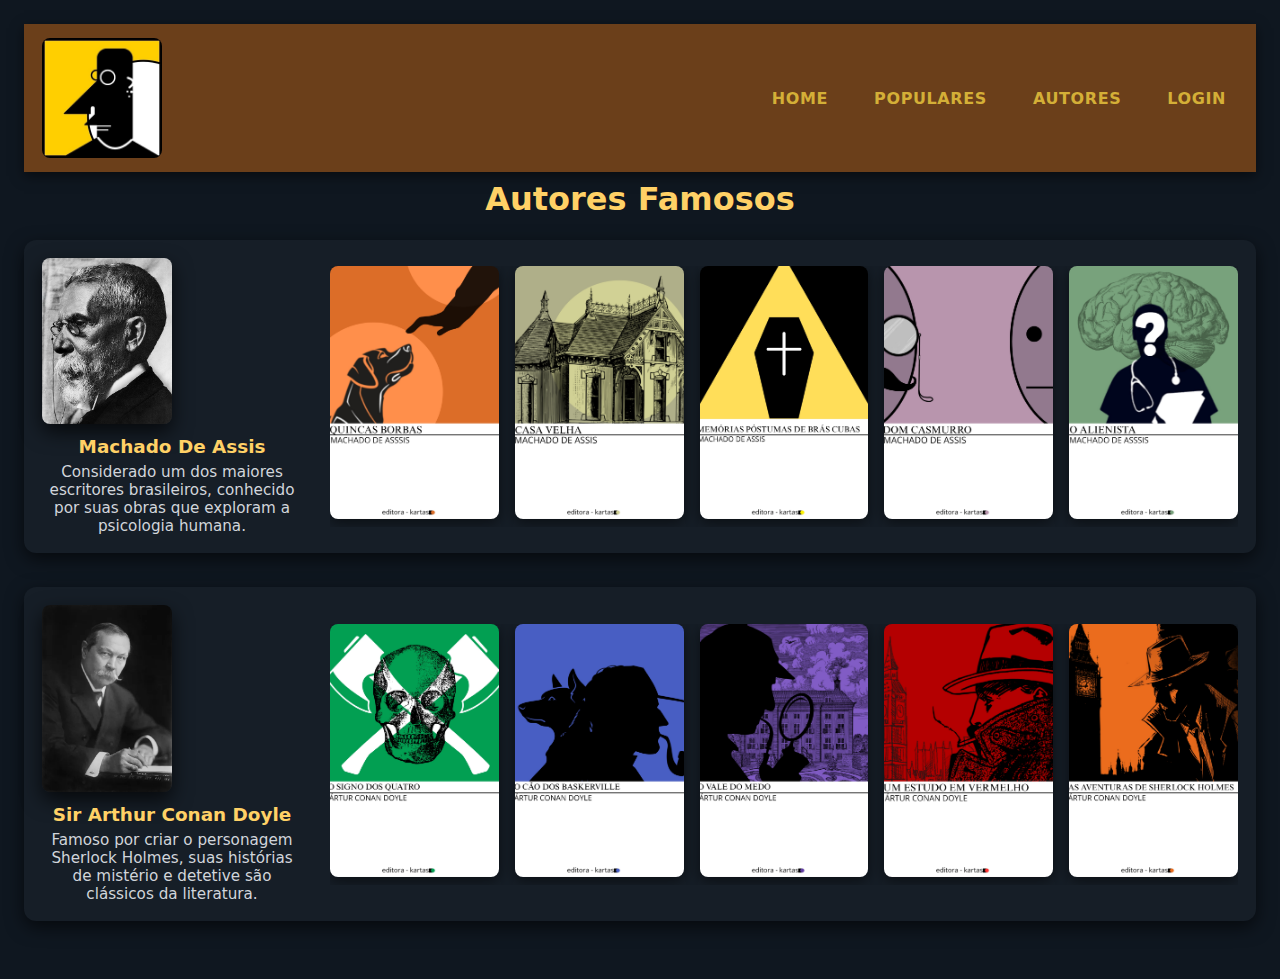
<file: sla/autores.html>
<!DOCTYPE html>
<html lang="pt-br">
<head>
  <meta charset="UTF-8">
  <meta name="viewport" content="width=device-width, initial-scale=1.0">
  <link rel="stylesheet" href="autores.css">

    <title>Autores</title>
</head>
<body>
  <header>
    <img src="./img/LOGO.jpg" alt="logo" class="logo">
    <div class="opcoes">
      <a href="frontpage.html">HOME</a>
      <a href="populares.html">POPULARES</a>
      <a href="autores.html">AUTORES</a>
      <a href="login.html">LOGIN</a>
    </div>
  </header>

  <h1>Autores Famosos</h1>
  <section class="autor-row">
    <div class="autor-left">
      <img src="img/Machado de Assis.jpg" alt="Machado de Assis">
      <h2>Machado De Assis</h2>
      <p>Considerado um dos maiores escritores brasileiros, conhecido por suas obras que exploram a psicologia humana.</p>
    </div>
    <div class="autor-right">
      <div class="livros">
        <img src="img/BORBAS_20251127_220543_0000.jpg" alt="Quincas Borbas">
        <img src="img/CASA_20251127_220404_0000.jpg" alt="Casa Velha">
        <img src="img/MEMORIAS_20251127_215814_0000.jpg" alt="Memórias Póstumas">
        <img src="img/CASMURRO_20251127_220320_0000.jpg" alt="Dom Casmurro">
        <img src="img/ALIENISTA_20251127_220640_0000.jpg" alt="O Alienista">
      </div>
    </div>
  </section>



  <section class="autor-row">
    <div class="autor-left">
      <img src="img/Sir Arthur.jpg" alt="Sir Arthur Conan Doyle">
      <h2>Sir Arthur Conan Doyle</h2>
      <p>Famoso por criar o personagem Sherlock Holmes, suas histórias de mistério e detetive são clássicos da literatura.</p>
    </div>
    <div class="autor-right">
      <div class="livros">
        <img src="img/QUATRO_20251127_220954_0000.jpg" alt="O Signo dos Quatro">
        <img src="img/BASKERVILLE_20251127_221606_0000.jpg" alt="O Cão dos Baskerville">
        <img src="img/VALE_20251127_220852_0000.jpg" alt="O Vale do Medo">
        <img src="img/VERMELHO_20251127_220453_0000.jpg" alt="O Caso em Vermelho">
        <img src="img/AVENTURAS_20251127_220809_0000.jpg" alt="As Aventuras de Sherlock Holmes">
      </div>
    </div>
  </section>

</body>
</html>
</file>
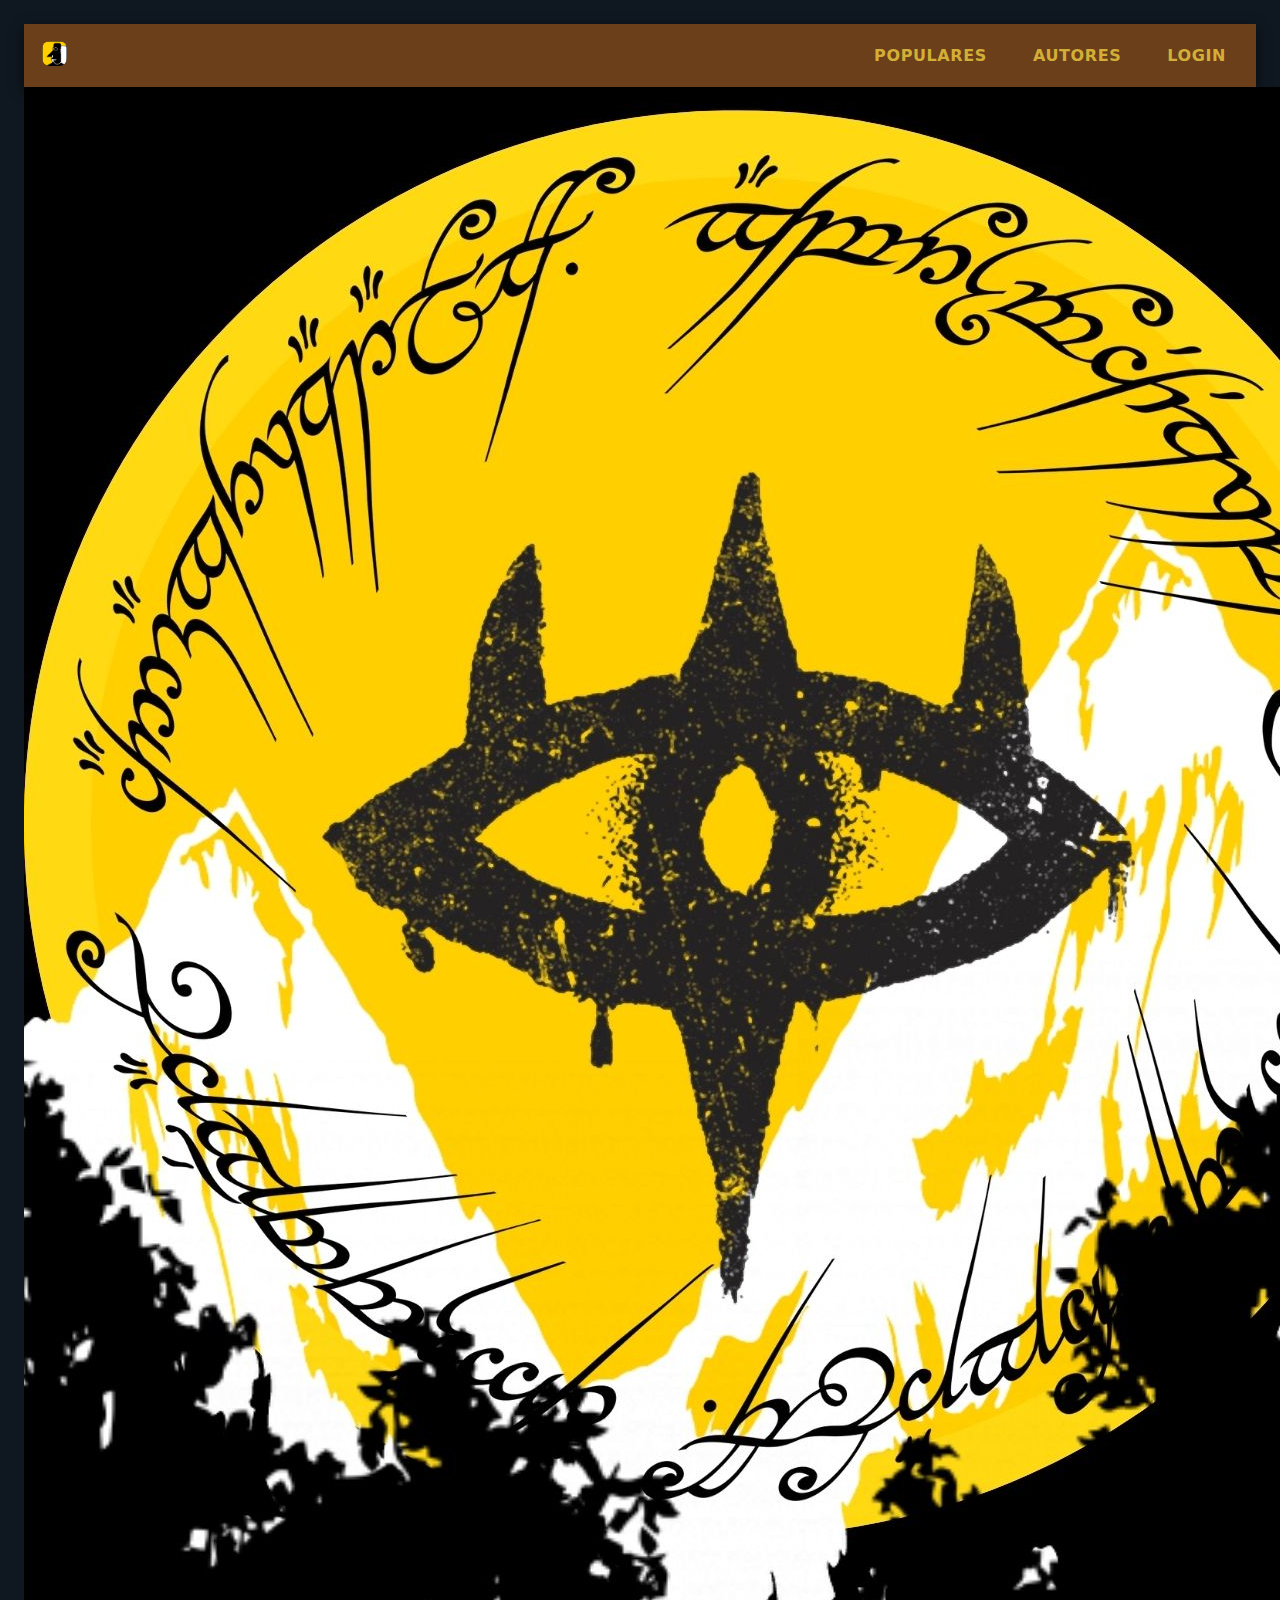
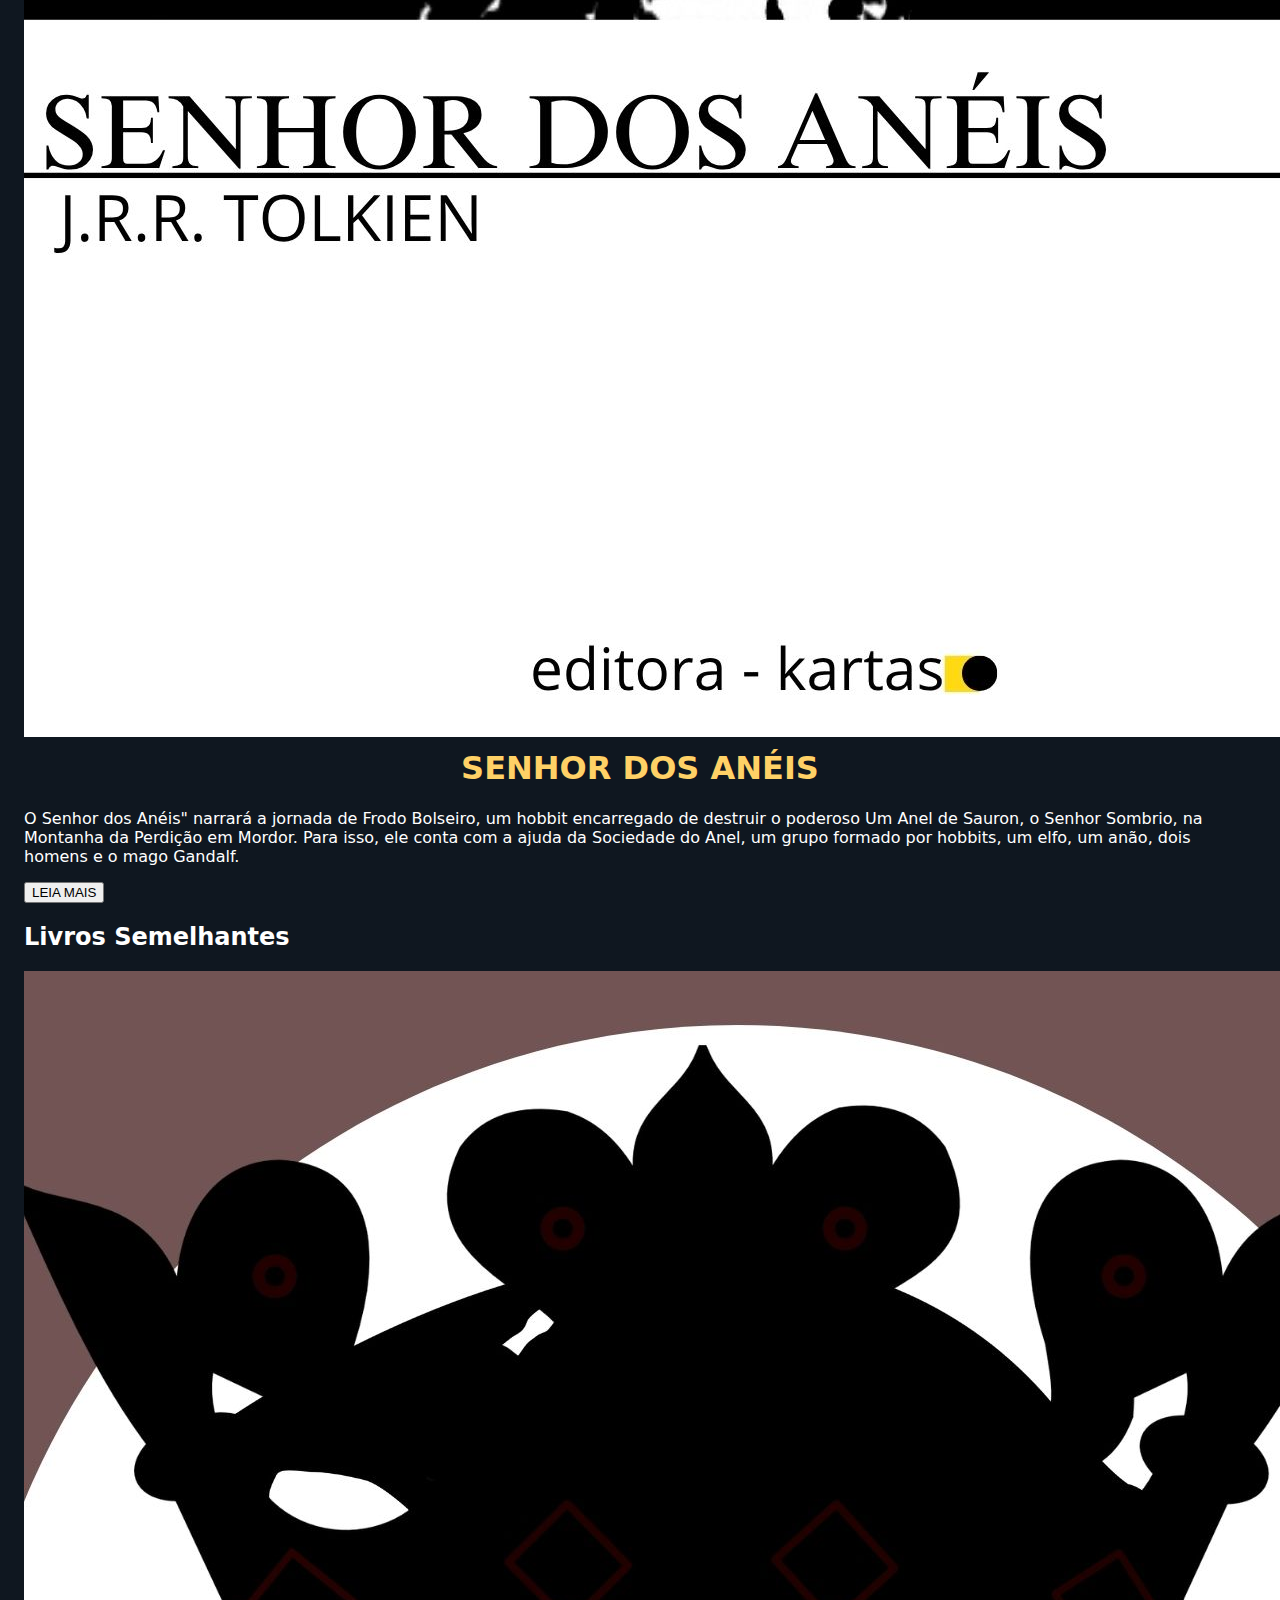
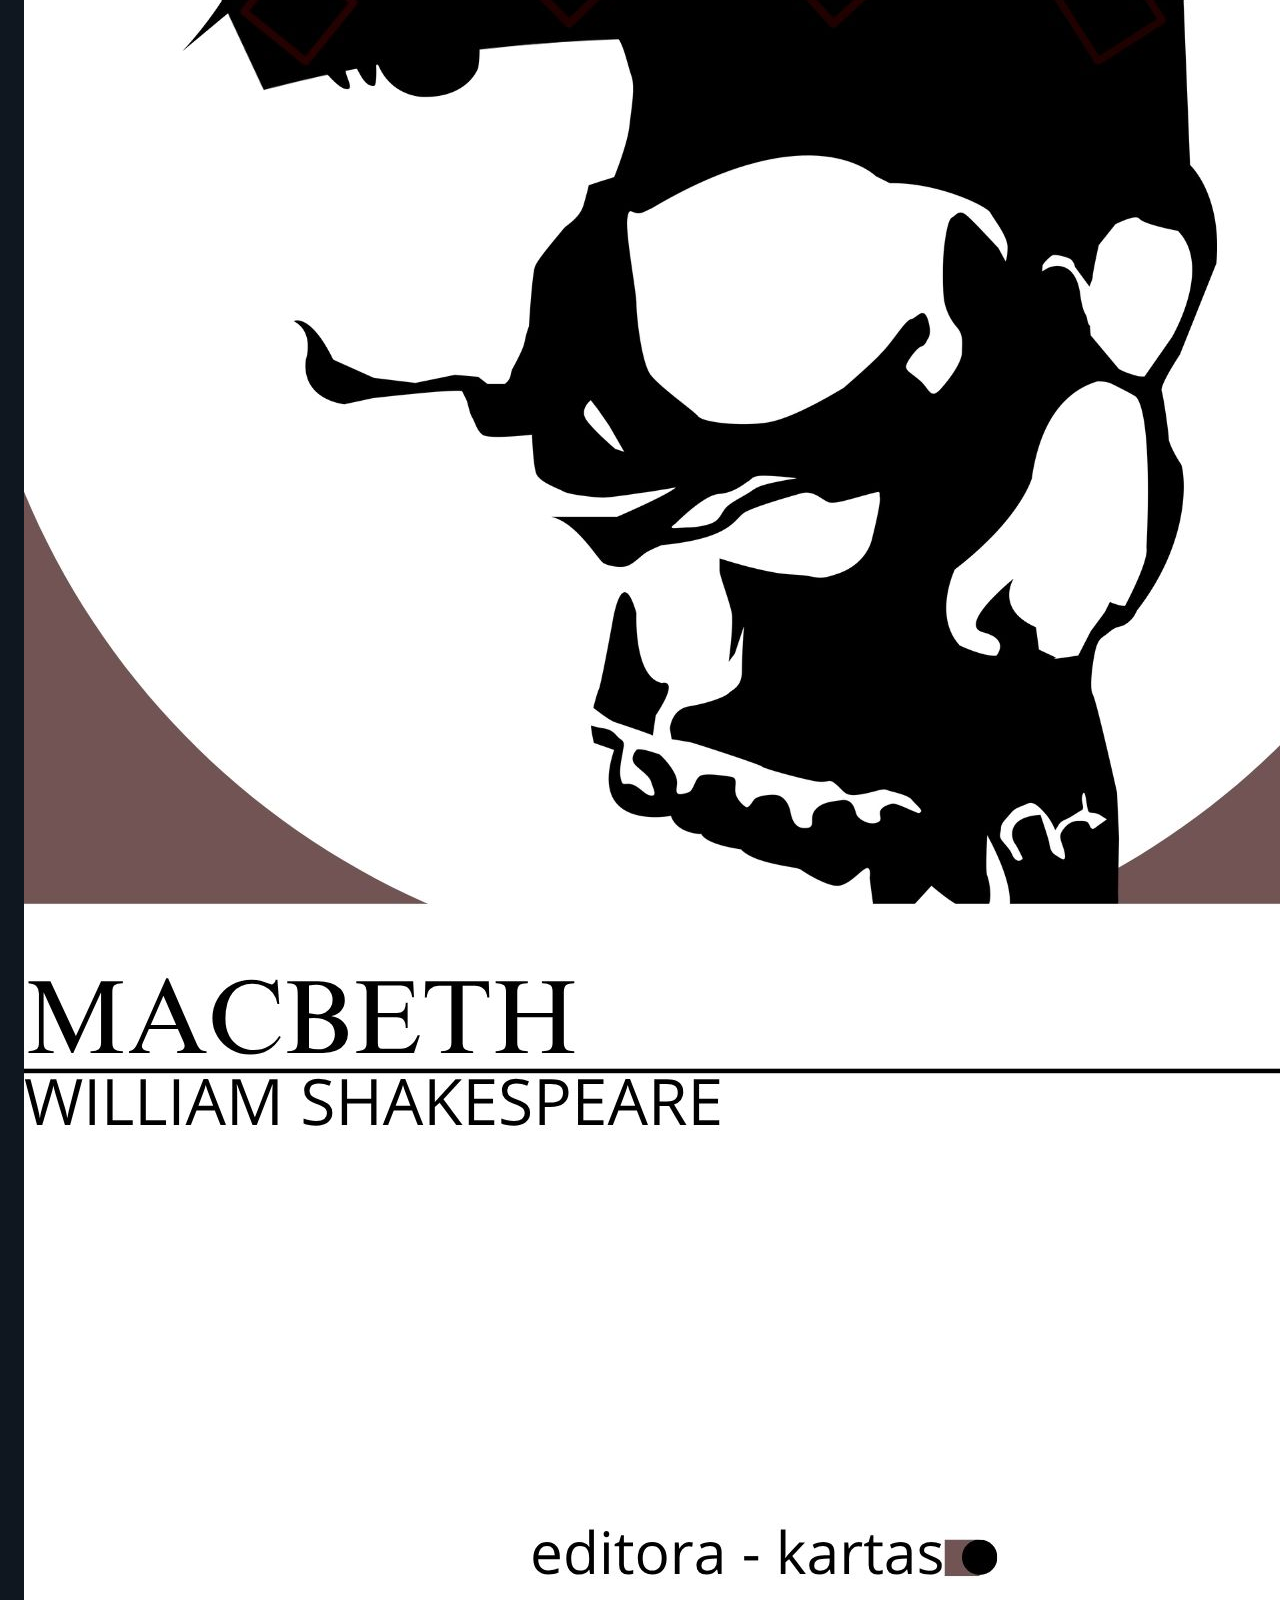
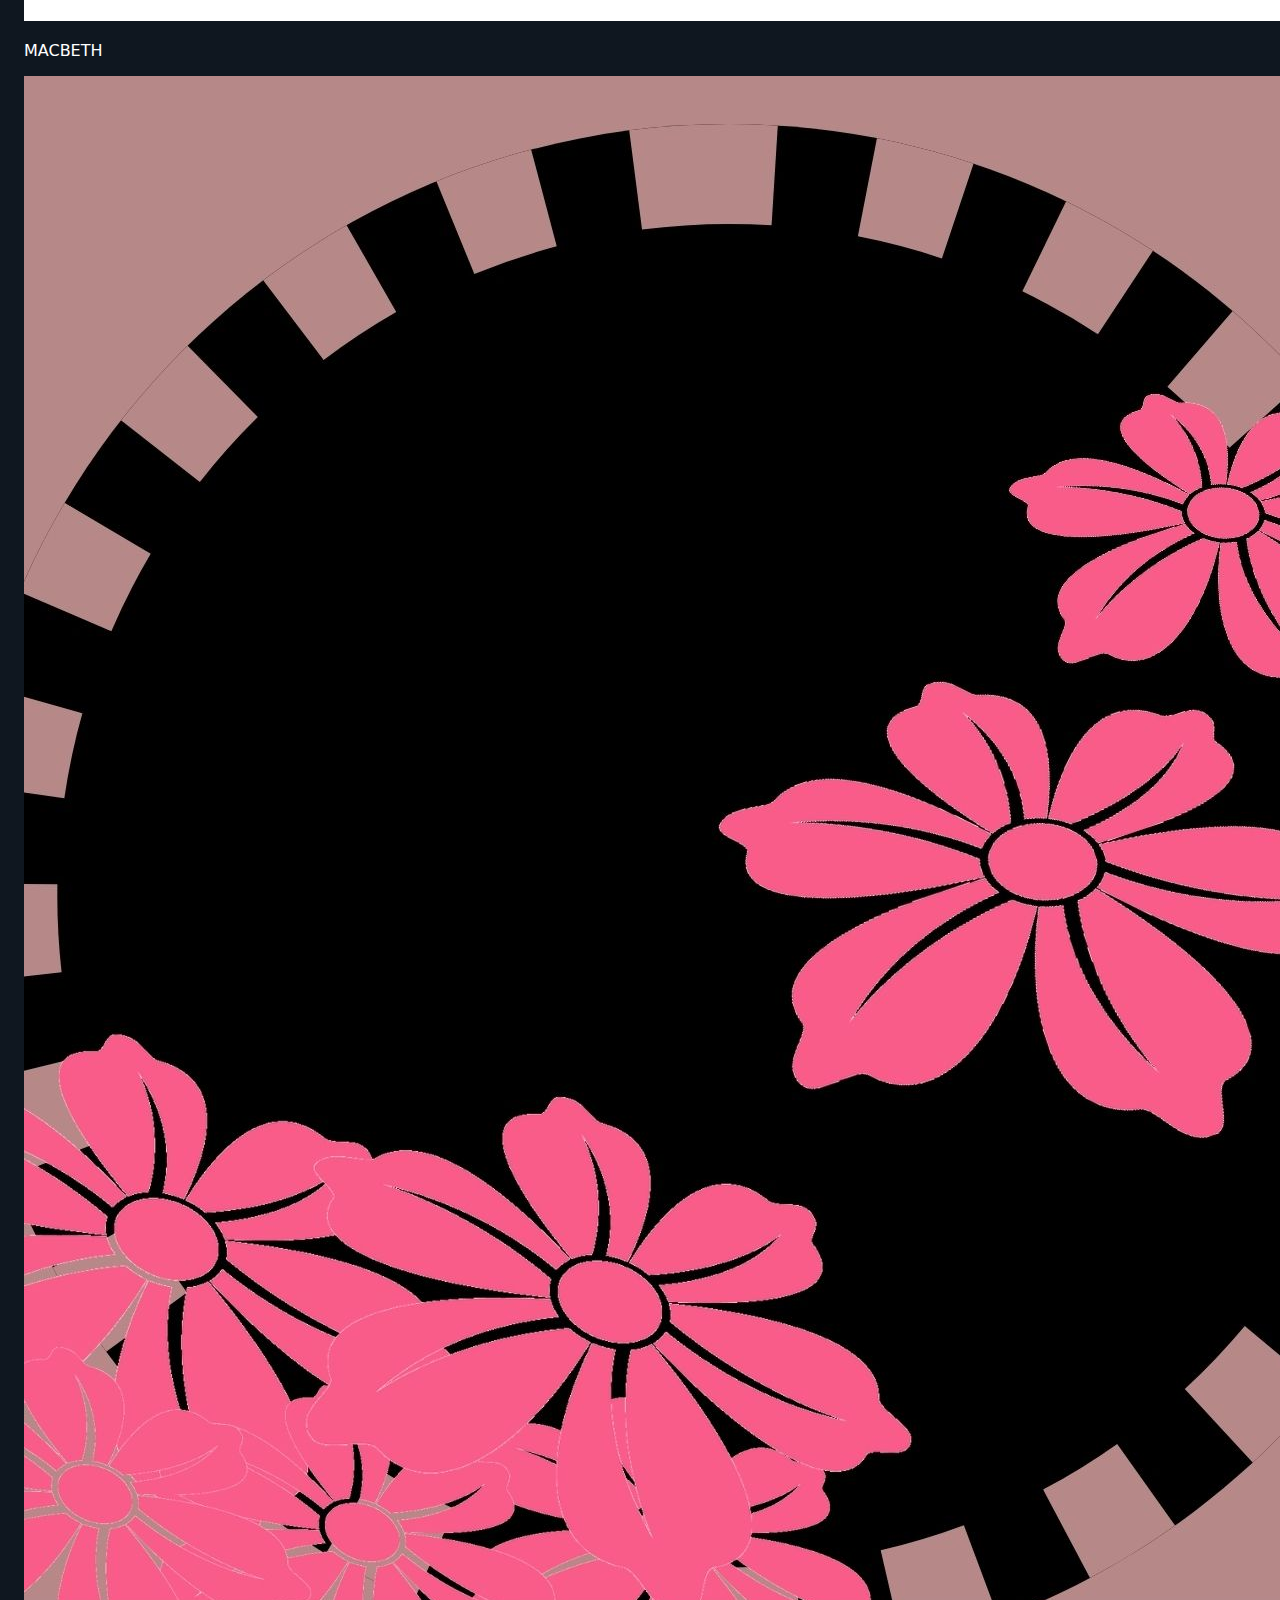
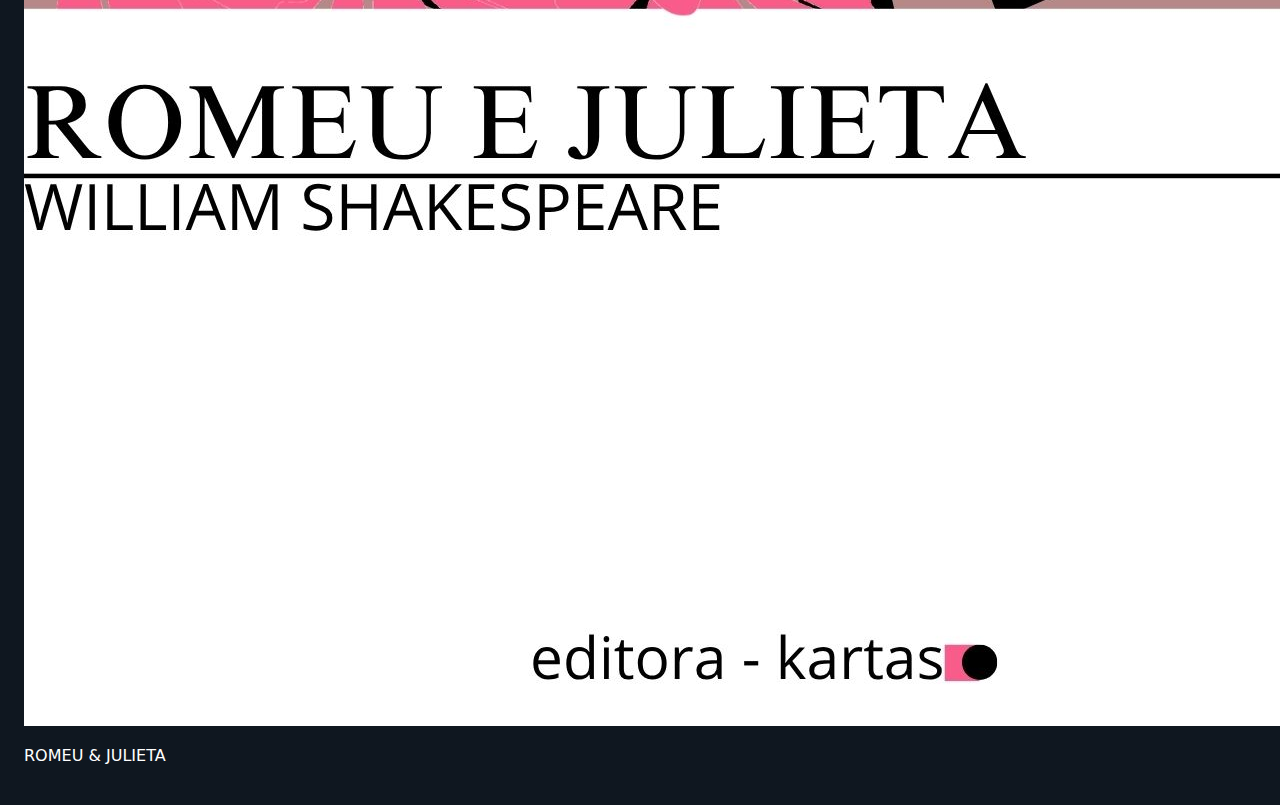
<file: sla/Senhor dos Anéis.html>
<!DOCTYPE html>
<html lang="pt-BR">
<head>
    <meta charset="UTF-8">
    <meta name="viewport" content="width=device-width, initial-scale=1.0">
    <title>Senhor dos Anéis</title>
    <link rel="stylesheet" href="Hamlet.css">
</head>
    <header>
        <a href="frontpage.html">
        <img src="./img/LOGO.jpg" alt="logo" class="logo" style="width: 5%; height: auto;">
        </a>
    <div class="opcoes">
        <a href="populares.html">POPULARES</a>
        <a href="autores.html">AUTORES</a>
        <a href="index.html">LOGIN</a>
    </header>
<body>
    <div class="container">
        <section class="main-section">
            <div class="image-column">
                <img src="/sla/img/SENHOR DOS ANÉIS.jpg" alt="SENHOR DOS ANÉIS" class="main-image">
            </div>
            <div class="content-column">
                <h1 class="main-title">SENHOR DOS ANÉIS</h1>
                <p class="description">
                    O Senhor dos Anéis" narrará a jornada de Frodo Bolseiro, um hobbit encarregado de destruir o poderoso Um Anel de Sauron, o Senhor Sombrio, na Montanha da Perdição em Mordor. Para isso, ele conta com a ajuda da Sociedade do Anel, um grupo formado por hobbits, um elfo, um anão, dois homens e o mago Gandalf.
                </p>
                <button class="read-more-btn">LEIA MAIS</button>
            </div>
        </section>

        <!-- Seção de Livros Relacionados -->
        <section class="Semelhantes aos Livros">
            <h2 class="section-title">Livros Semelhantes</h2>
            <div class="books-side">
                <div class="book-item">
                    <img src="img/MACBETH.jpg" alt="Livro 1" class="book-thumbnail">
                    <p class="book-title">MACBETH</p>
                </div>
                <div class="book-item">
                    <img src="img/ROMEU E JULIETA.jpg" alt="Livro 2" class="book-thumbnail">
                    <p class="book-title">ROMEU & JULIETA</p>
                </div>
            </div>
        </section>
    </div>
</body>
</html>
</file>
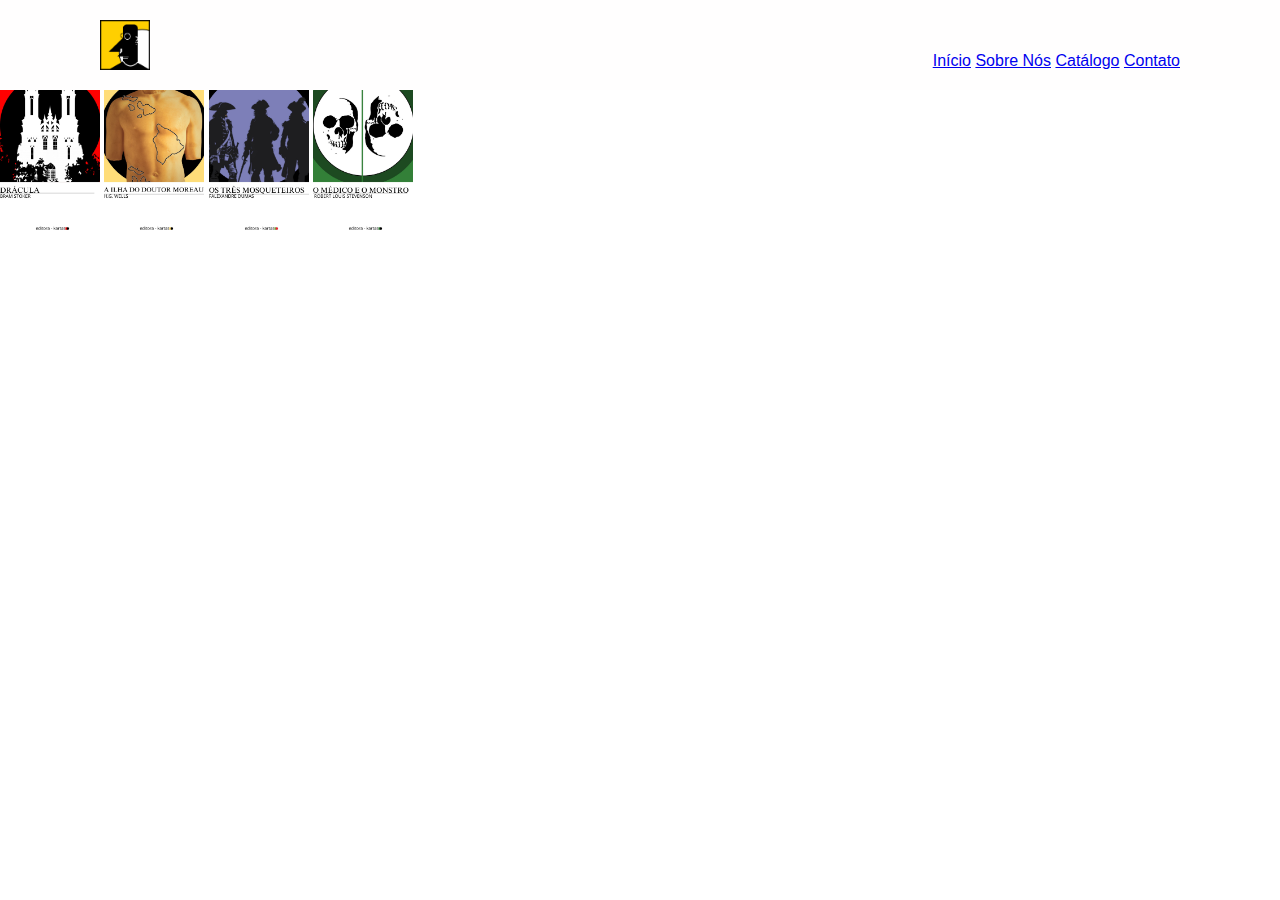
<file: sla/sla/frontpage.html>
<!DOCTYPE html>
<html lang="pt-br">

<head>
    <meta charset="UTF-8">
    <meta name="viewport" content="width=device-width, initial-scale=1.0">
    <link rel="stylesheet" href="frontsyle.css">
    <title>Editora Kartas</title>
</head>

<header>
<img src="img/LOGO.png" alt="logo da empresa" class="logo">
<div class="nav-links">
    <a href="#">Início</a>
    <a href="#">Sobre Nós</a>
    <a href="#">Catálogo</a>
    <a href="#">Contato</a>
</div>
</header>

<body>
<div class="banner">
    <h1>Bem-vindo à Editora Kartas</h1>
    <p>Descubra mundos incríveis através dos nossos livros</p>
    <a href="#" class="btn-banner">Explore nosso catálogo</a>
</div>

<div class="livros">
    <img src="img/DRÁCULA.jpg" alt="Dracula" class="livro1">
    <img src="img/DR.MOREAU.jpg" alt="Dr moreau" class="livro2">
    <img src="img/MOSQUETEIROS.jpg" alt="os tres mosqueteiros" class="livro3">
    <img src="img/O MEDICO.jpg" alt="o medico e o monstro" class="livro4">
</div>
</body>
</file>
<file: sla/autores.css>
:root{
	--bg:#0f1720;
	--card: rgba(255,255,255,0.03);
	--accent:#ffd166;
	--muted: #cbd5e1;
}
body{
	margin:0;
	font-family: Inter, system-ui, -apple-system, 'Segoe UI', Roboto, Arial, sans-serif;
	background: var(--bg);
	color: #fff;
	padding:24px;
}

header{
	display:flex;
	align-items:center;
	gap:20px;
	padding:14px 18px;
	background-color: #6b3f1a;
	box-shadow: 0 4px 12px rgba(0,0,0,0.5);
}
.logo{
    width:120px;
    height:auto;
    border-radius:8px;
}
.opcoes{
    display:flex;
    gap:22px;
    margin-left:auto;
    align-items:center;
}
.opcoes a{
    color:#d4af37;
    text-decoration:none;
    padding:8px 12px;
    border-radius:8px;
    font-weight:700;
    letter-spacing:0.6px;
    transition: 0.14s ease, color 0.12s ease, transform 0.12s ease;
}
.opcoes a:hover{
    background: rgba(255,215,0,0.06);
    color:#ffd700;
    transform:translateY(-2px);
}
h1{
    margin:8px 0 22px;
    color:var(--accent);
    text-align:center;
}
.autor-row{
	display:flex;
	gap:28px;
	align-items:center;
	margin-bottom:34px;
	padding:18px;
	background:var(--card);
	border-radius:12px;
	box-shadow:0 6px 18px rgba(0,0,0,0.6);
	flex-wrap:wrap;
}
.autor-left{
    flex:0 0 260px;
    text-align:center
}
.autor-left img{
    width:50%;
    height:auto;
    border-radius:8px;
    display:block;
    box-shadow:0 8px 20px rgba(0,0,0,0.7)
}
.autor-left h2{
    margin:12px 0 6px;
    color:var(--accent);
    font-size:1.15rem
}
.autor-left p{
    margin:0;
    color:#d1d5db;
    font-size:0.95rem
}
.autor-right{
    flex:1 1 480px;
}
.livros{
    display:grid;
    grid-template-columns:repeat(5,minmax(140px,1fr));
    gap:16px;
    width:100%;
    overflow-x:auto;
    overflow-y:hidden;
    scroll-behavior:smooth;
    padding-bottom:8px;
}
.livros::-webkit-scrollbar{
    height:6px;
}
.livros::-webkit-scrollbar-track{
    background:rgba(255,255,255,0.05);
    border-radius:10px;
}
.livros::-webkit-scrollbar-thumb{
    background:rgba(255,209,102,0.6);
    border-radius:10px;
}
.livros::-webkit-scrollbar-thumb:hover{
    background:rgba(255,209,102,1);
}
.livros img{
    width:100%;
    height:auto;
    aspect-ratio:2/3;
    object-fit:cover;
    border-radius:8px;
    box-shadow:0 4px 14px rgba(0,0,0,0.5);
    display:block;
    transition:transform 0.2s ease;
    cursor:grab;
}
.livros img:hover{
    transform:translateY(-8px);
    box-shadow:0 8px 20px rgba(0,0,0,0.7);
}
.livros img:active{
    cursor:grabbing;
}

@media (max-width:1200px){
    .livros{
        grid-template-columns:repeat(4,minmax(120px,1fr));
    }
    .livros img{
        max-width:120px;
    }
}

@media (max-width:900px){
    .livros{
        grid-template-columns:repeat(3,minmax(100px,1fr));
    }
    .livros img{
        max-width:100px;
    }
}

@media (max-width:480px){
    .livros{
        grid-template-columns:repeat(2,minmax(80px,1fr));
        gap:12px;
    }
    .livros img{
        max-width:80px;
    }
}

@media (max-width:800px){
	.autor-row{flex-direction:column;align-items:stretch}
	.autor-left{order:0;max-width:360px;margin:0 auto}
	.autor-right{order:1;width:100%}
}
</file>
<file: sla/Hamlet.css>
:root{
	--bg:#0f1720;
	--card: rgba(255,255,255,0.03);
	--accent:#ffd166;
	--muted: #cbd5e1;
}
body{
	margin:0;
	font-family: Inter, system-ui, -apple-system, 'Segoe UI', Roboto, Arial, sans-serif;
	background: var(--bg);
	color: #fff;
	padding:24px;
}

header{
	display:flex;
	align-items:center;
	gap:20px;
	padding:14px 18px;
	background-color: #6b3f1a;
	box-shadow: 0 4px 12px rgba(0,0,0,0.5);
}
.logo{
    width:120px;
    height:auto;
    border-radius:8px;
}
.opcoes{
    display:flex;
    gap:22px;
    margin-left:auto;
    align-items:center;
}
.opcoes a{
    color:#d4af37;
    text-decoration:none;
    padding:8px 12px;
    border-radius:8px;
    font-weight:700;
    letter-spacing:0.6px;
    transition: 0.14s ease, color 0.12s ease, transform 0.12s ease;
}
.opcoes a:hover{
    background: rgba(255,215,0,0.06);
    color:#ffd700;
    transform:translateY(-2px);
}
h1{
    margin:8px 0 22px;
    color:var(--accent);
    text-align:center;
}


.secao-principal{
  display:flex;
  gap: 28px;
  margin-top: 22px;
  align-items:flex-start;
  padding: 22px;
  background: var(--card-bg);
  border-radius: var(--radius);
  border: 1px solid rgba(255,255,255,0.04);
  box-shadow: 0 8px 30px rgba(0,0,0,0.6);
}

/* image column */
.coluna-imagem{
  flex: 0 0 360px;
  max-width: 360px;
}
.imagem-principal{
  width:100%;
  height:auto;
  display:block;
  border-radius: 12px;
  border: 3px solid rgba(255,215,0,0.06);
  object-fit: cover;
  box-shadow: 0 12px 30px rgba(0,0,0,0.6);
}

.coluna-conteudo{
  flex:1;
  display:flex;
  flex-direction:column;
  gap: 14px;
}
.titulo-principal{
  font-family: "Playfair Display", serif;
  font-size: clamp(1.8rem, 2.8vw, 2.4rem);
  color: var(--accent);
  letter-spacing: 0.6px;
  margin-bottom: 6px;
}
.descricao{
  color: var(--muted);
  line-height: 1.75;
  font-size: 1rem;
  text-align: justify;
}

.botao-leia-mais{
  align-self:flex-start;
  padding: 12px 20px;
  background-color: gold;
  color: #111;
  border: none;
  border-radius: 999px;
  cursor:pointer;
  font-weight:700;
  box-shadow: 0 8px 20px rgba(0,0,0,0.45);
  transition: transform .12s ease, box-shadow .12s ease;
}
.read-more-btn:hover{
   transform: translateY(3px); 
  box-shadow: 0 14px 30px rgba(0,0,0,0.5);
 }


.secao-semelhantes{
  margin-top: 22px;
  padding-top: 18px;
  border-top: 1px dashed rgba(255,255,255,0.04);
}
.titulo-secao{
  font-family: "Playfair Display", serif;
  color: var(--accent);
  font-size: 1.15rem;
  margin-bottom: 12px;
}


.grade-livros{
  display: grid;
  grid-template-columns: repeat(auto-fit, minmax(150px, 1fr));
  gap: 16px;
  align-items: start;
}


.cartao-livro{
  background: rgba(255,255,255,0.02);
  padding: 12px;
  border-radius: 12px;
  border: 1px solid rgba(255,255,255,0.03);
  transition: transform .18s ease, box-shadow .18s ease;
}
.cartao-livro:hover{ 
 transform:translateY(4%); 
  box-shadow: 0 14% 30% rgba(0,0,0,0.6);
  }
.miniatura-livro{
  width:100%;
  height: 200px;
  object-fit: cover;
  border-radius: 8px;
  display:block;
  margin-bottom: 10px;
  border: 2px solid rgba(255,215,0,0.06);
}
.titulo-livro{
  font-size: .98rem;
  color: var(--text);
  font-weight:700;
  margin-bottom: 6px;
}
.subtitulo-livro{ color: var(--muted); font-size:.88rem; }

/* foco acessível */
a:focus, button:focus, .read-more-btn:focus {
  outline: 3px solid rgba(255, 255, 255, 0.14);
  outline-offset: 3px;
  border-radius: 8px;
}


@media (max-width: 980%){
  .main-section{ flex-direction:column; padding:16%; }
  .image-column{ max-width:100%; width:100%; flex:0 0 auto; }
  .main-image{ height:auto; }
  .books-grid{ grid-template-columns: repeat(auto-fit, minmax(140%, 1fr)); }
}

@media (max-width: 480%){
  header{ padding:12px; gap:10%; border-radius:10%; }
  .container{ margin: 12% auto; padding:12%; }
  .main-title{ font-size: 1.3rem; }
  .book-thumbnail{ height: 150px; }
  .book-card{ padding:10px; }
}


a{
  color: gold;
  text-decoration:none;
}
</file>
<file: sla/sla/frontsyle.css>
* {
    margin: 0;
    padding: 0;
    box-sizing: border-box;
    font-family: poppins, sans-serif;
}
body {

    min-height: 100vh;
    background-color: rgb(255, 255, 255);
    background-size: cover;
    background-position: center;
}
body img{
width: 100px;
height: auto;
}
header {
    position: absolute;
    top: 0;
    left: 0;
    width: 100%;
    padding: 20px 100px;
    justify-content: space-between;
    align-items: flex-end;
    background: rgb(255, 254, 254);
    color: white;
    display: flex;
    gap: 20px;
}
header img{
    width: 50px;
    height: auto;
}
</file>
